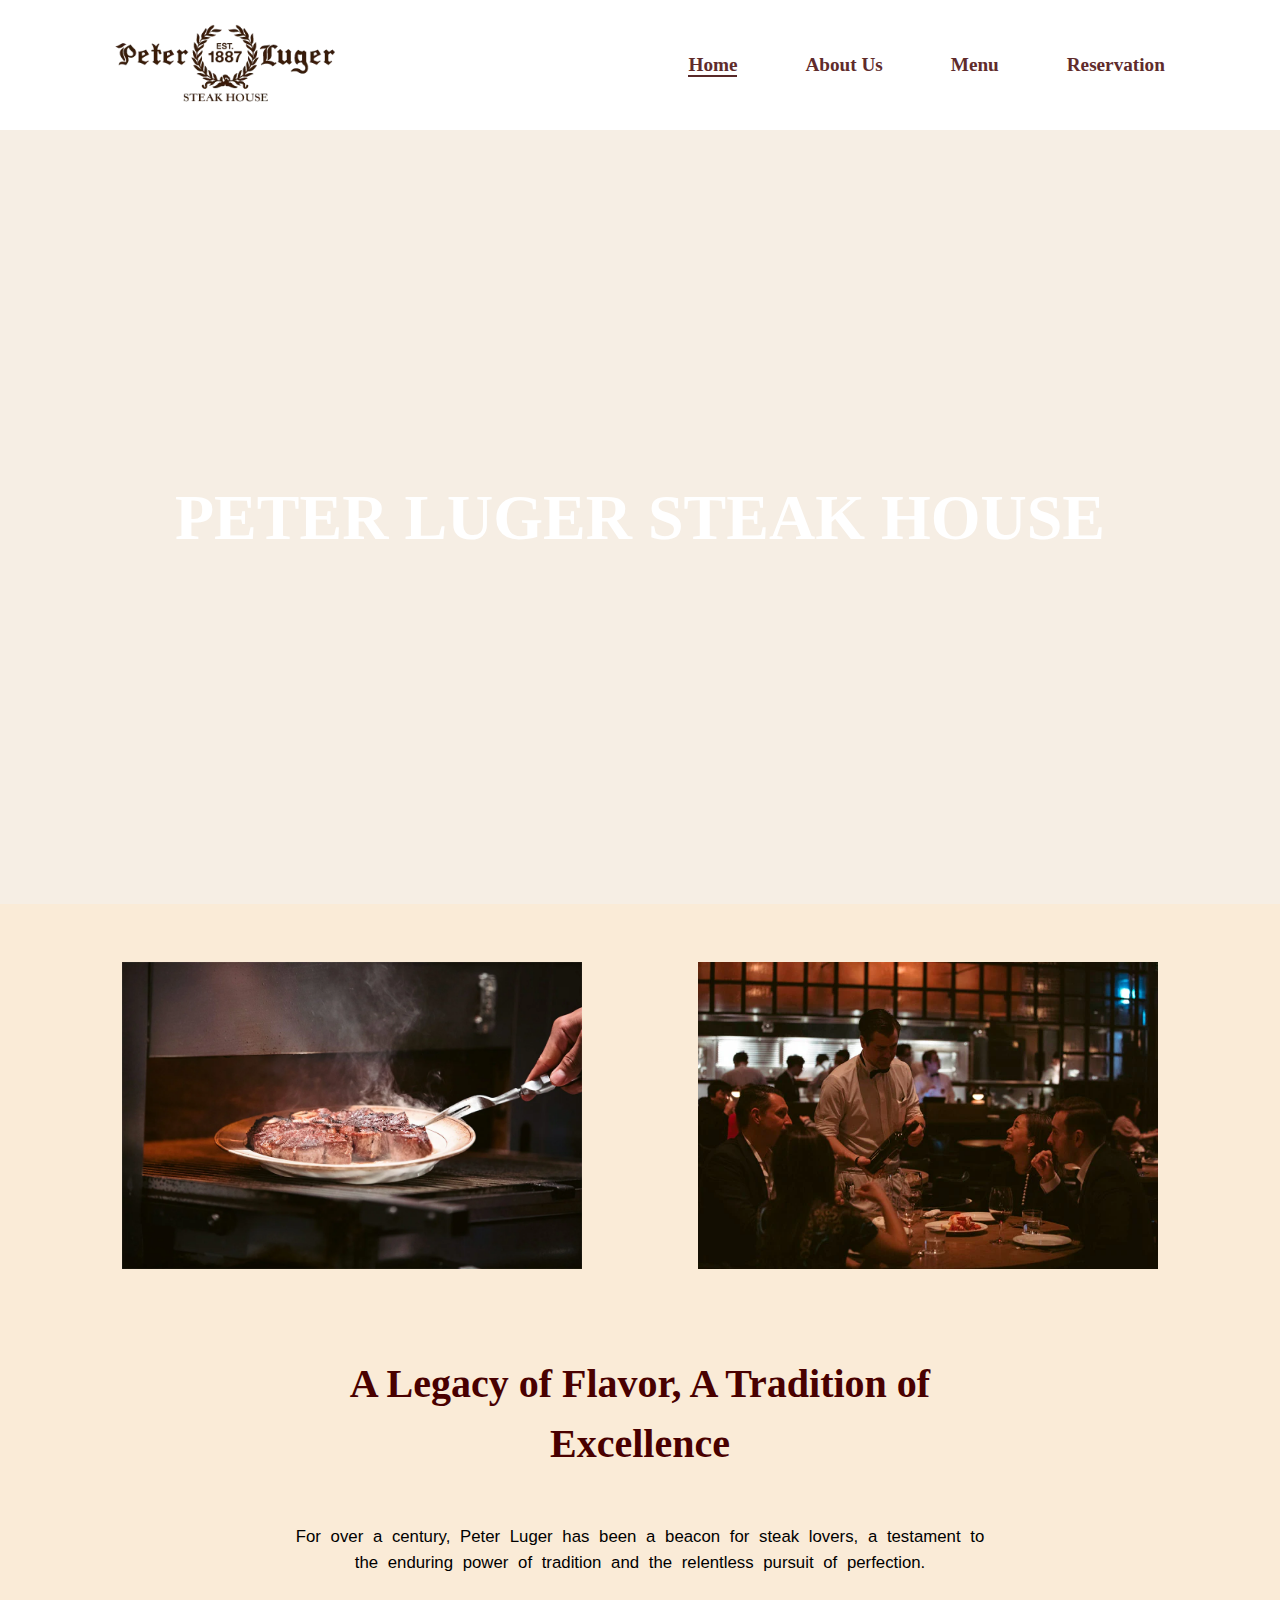
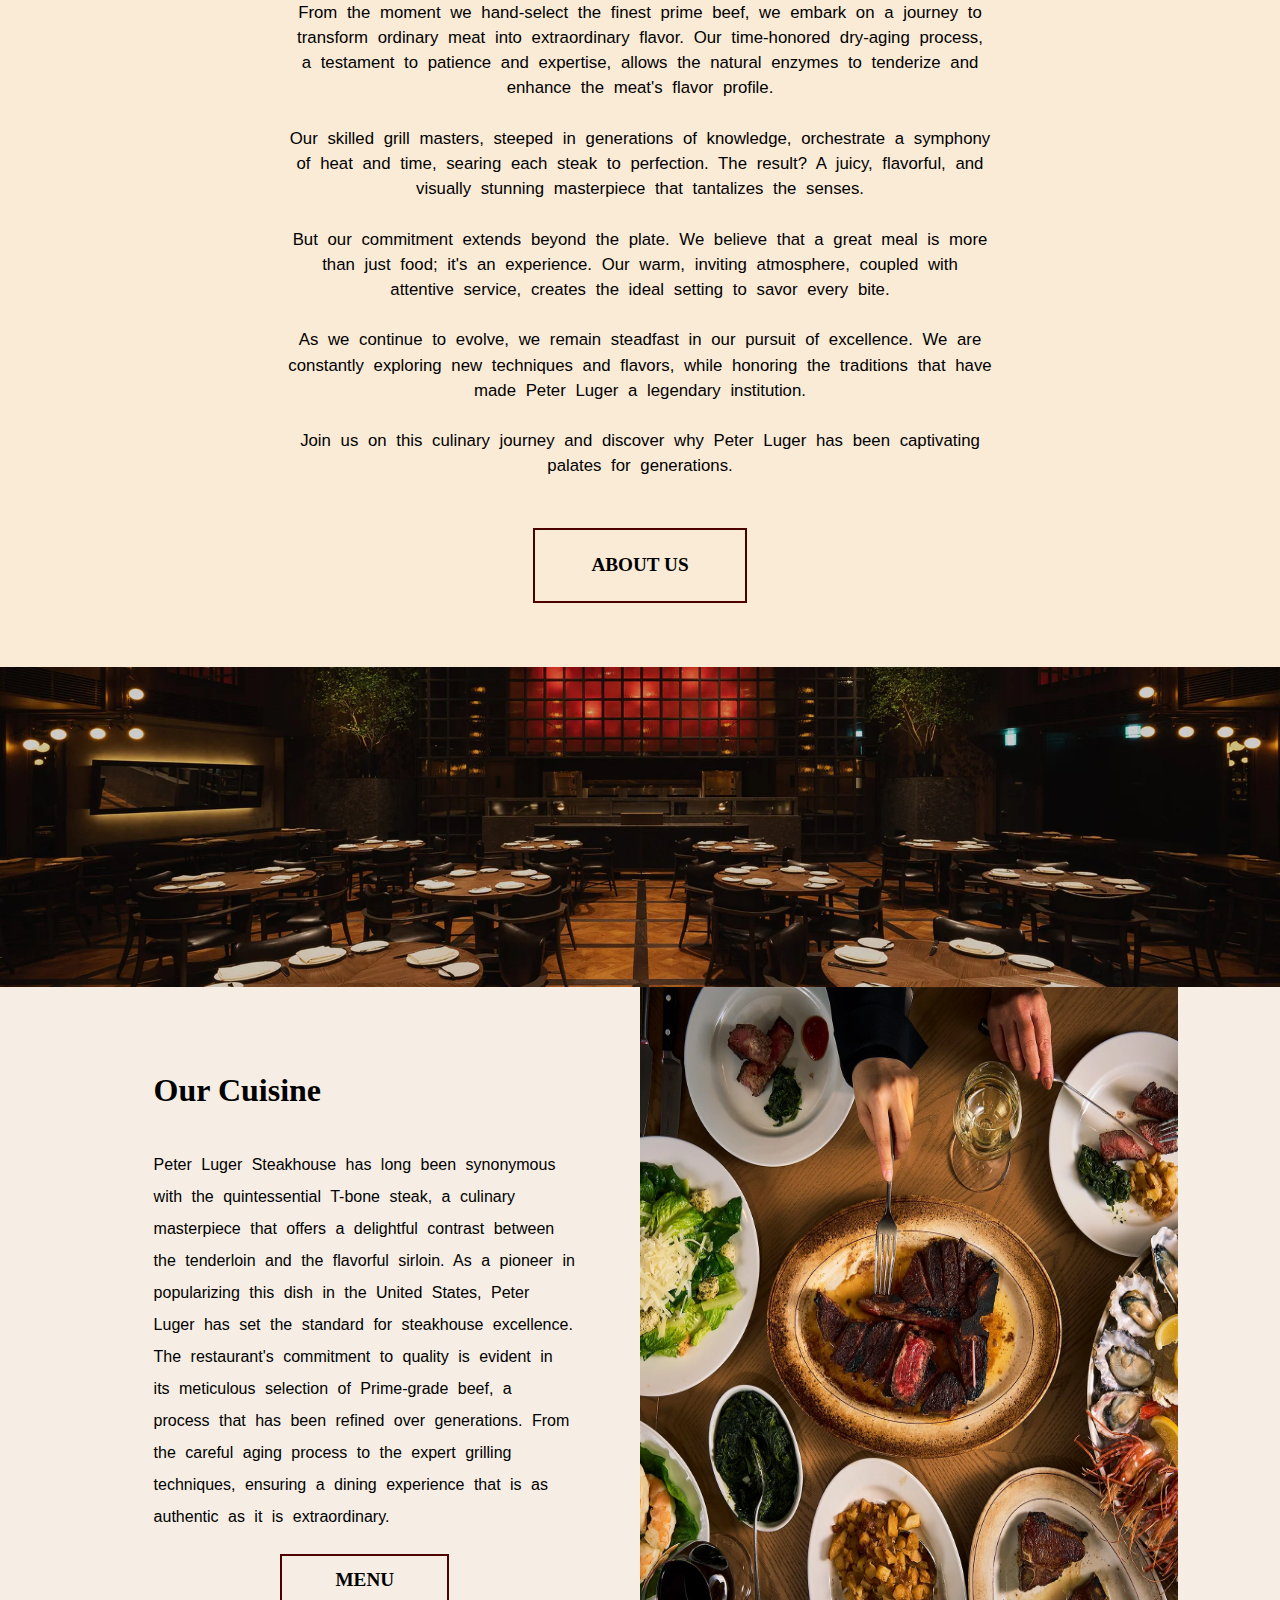
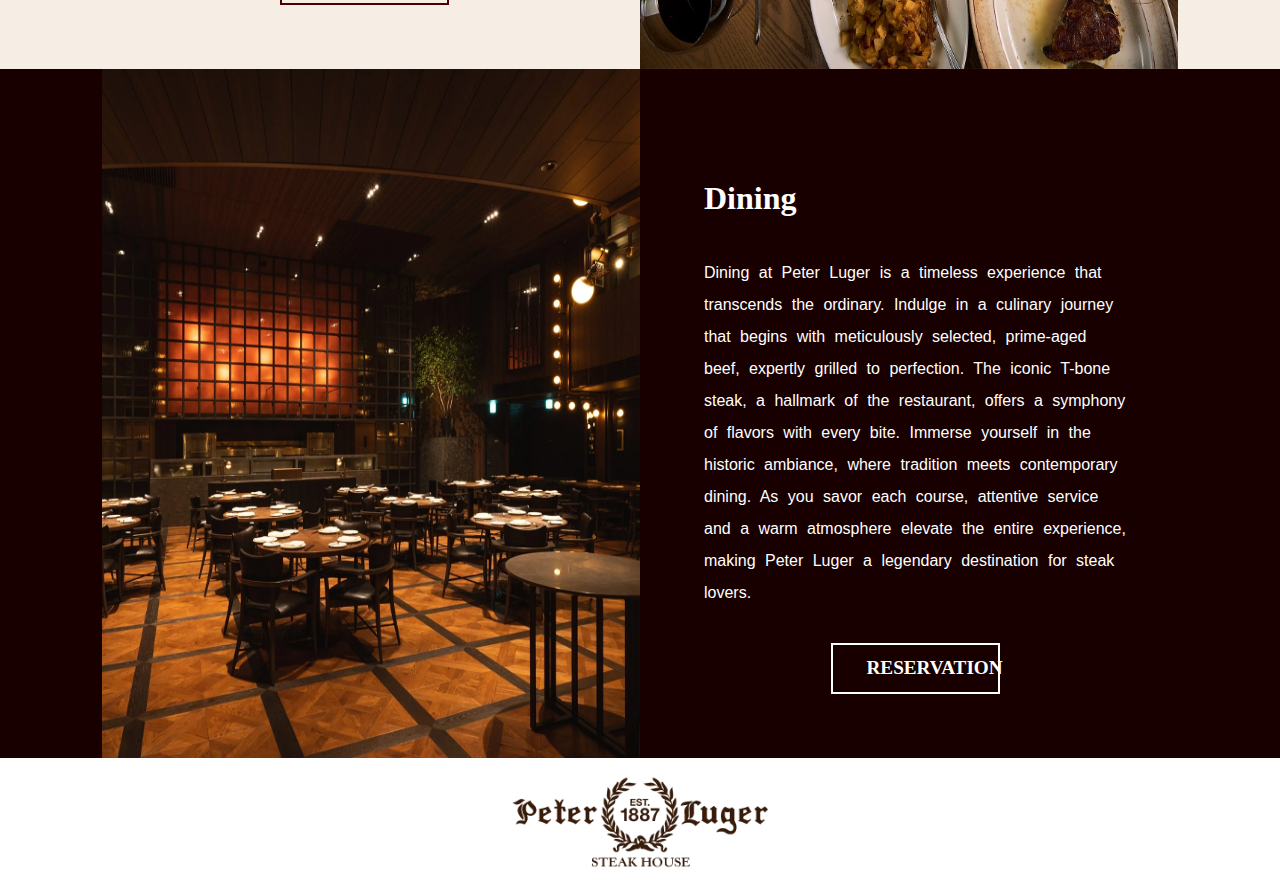
<file: index.html>
<!DOCTYPE html>
<html lang="en">
<head>
    <meta charset="UTF-8">
    <meta name="viewport" content="width=device-width, initial-scale=1.0">
    <title>Steak house</title> 
    <link rel="icon" type="image/png" href="Images/logo.webp">
    <link href="style.css" rel="stylesheet">
    <link href="normalize.css" rel="stylesheet" >
    <link href='https://unpkg.com/boxicons@2.1.4/css/boxicons.min.css' rel='stylesheet'>

    <style>
        #image-change{
            height: 86vh; /* Full viewport height */
            display: flex;
            justify-content: center;
            align-items: center;
            text-align: center;
            animation: backgroundChange 15s infinite; /* 15s cycle, loops forever */
            background-size: 100%;
            background-position: center;
            font-size: 2rem;
            font-family:'Times New Roman', Times, serif;
            color:white;
            
        }

        @keyframes backgroundChange {
            0% { background-image: url('Images/Food-Spread-Blossom-Steakhouse.webp'); }
            33% { background-image: url('Images/home-hero-vince-lombardis-steakhouse-appleton-wi.jpg'); }
            66% { background-image: url('Images/Mastros1.jpg') ; }
            100% { background-image: url('Images/BG_Platters.jpg'); } 
        }

        #aboutus-content {
            background-color: antiquewhite;
            height: auto; /* Adjust height dynamically */
            display: flex;
            flex-direction: column;
            align-items: center; /* Vertically align items */
            
        }
    
        .image-section {
            display: flex;
            flex-direction: row;
            margin:0% 5%;
            justify-content: center; /* Center images */
            
        }
    
        .image-section img {
            width: 40%;
            
            margin: 5%;
        }
    
        #introduction {
            
            color: #ffffff; /* Ensure text is readable against background */
            max-width: 55%; /* Limit text width */
            line-height: 1.5;
            margin-bottom: 5%;
            text-align: center;
            
        }
        #introduction h1{
            color: rgb(73, 0, 0);
            font-size: 2.5rem;
            font-family:Cambria, Cochin, Georgia, Times, 'Times New Roman', serif;

        }

        #introduction p{
            font-size: 1.05rem;
            color: black;
            font-family:'Segoe UI', Tahoma, Geneva, Verdana, sans-serif;
            margin-bottom: 7%;
            word-spacing: 5px;
            
        }

        #banner{
            width: 100%;
            height: 100%;
            
        }

        #menu-content div{
            display: flex;
            flex-direction: column;
            margin: 5%;
            margin-left: 12%;

            
        }

        #menu-content div p{
            line-height: 2;
            margin-bottom: 5%;
            word-spacing: 5px;
            font-family:'Segoe UI', Tahoma, Geneva, Verdana, sans-serif;
            
        }

        #menu-content div a{
            text-align:center;
            margin: 0% 30%;
            
        }

        #menu-content img{
           width: 42%;
           margin-right: 8%;
        }

        #dining-content{
            display: flex;
            justify-content: center;
            background-color:rgb(25, 0, 0)
            
        }

        #dining-content div{
            display: flex;
            flex-direction: column;
            margin: 5%;
            margin-top: 7%;
            margin-right: 12%;
        }

        #dining-content div p{
            line-height: 2;
            margin-bottom: 8%;
            color: #ffffff;
            word-spacing: 5px;
            font-family:'Segoe UI', Tahoma, Geneva, Verdana, sans-serif;
            
        }
        #dining-content div a{
            text-align:center;
            margin: 0% 30%;
            color: #ffffff;
            border: solid rgba(255, 255, 255, 0.947) 2px;
        }

        #dining-content div a{
            text-align:center;
            margin: 0% 30%;
            color: #ffffff;
            border: solid #ffffff 2px;
        }

        #dining-content img{
            width: 42%;
            margin-left: 8%;

        }

        #dining-content div a:hover{
            transition: 0.2s;
            /* background-color:rgba(155, 27, 27, 0.674); */
            background-color:antiquewhite ;
            color: rgba(25, 0, 0);
        }

        .buttom{
            display: inline-block;
            font-size: 1.2rem;
            color: black;
            font-weight: 800;
            border:solid rgba(77, 0, 0) 2px;
            padding: 3% 8%;
            font-family:'Times New Roman', Times, serif;
        }
        .buttom:hover{
            transition: 0.2s;
            background-color:rgba(60, 0, 0);
            color: white;
            
        }

        
        @media (max-width: 426px) {
            #image-change{
                height: 90vh;
                background-size:cover ;
                
            }
            #aboutus-content{
                flex-direction: column;
                padding: 0;
                gap: 0;
            }
            #introduction{
                max-width: 90%;
            }

            .image-section {
            display: flex;
            flex-direction: column;
            margin:0% 5%;
            justify-content: center; /* Center images */
            
            }

            .image-section img {
                width: 90%;
                margin: 5%;
            }

             #introduction h1{
            color: rgb(73, 0, 0);
            font-size: 1.8rem;
            font-family:Cambria, Cochin, Georgia, Times, 'Times New Roman', serif;

            }

            #introduction .buttom{
                margin:10% 0%;
                padding: 6% 15%;
            }

            #banner{
                width: 100%;
                height: 50vh;
                background-size: cover;
            }

            #menu-content{
                flex-direction: column;
            }

            #menu-content div{
            
                margin: 5%;
            }
            #menu-content div{
            
                text-align: justify;
            }
            
            #menu-content img{
                width: 100%;
                
             }
            
            #menu-content div .buttom{

                margin: 15% 18%;
                padding:5%;
            }
            #dining-content{
                display: flex;
                flex-direction: column-reverse;
            }

            #dining-content div{
           
                margin: 5%;
                margin-top: 7%;
            }

            #dining-content div p{
                text-align: justify;
            }

            #dining-content img{
                width: 100%;
                margin-left: 0;
            }

            #dining-content div .buttom{
                margin: 15% 18%;
                padding:5%;
                justify-content: center;
            }

        }
        
       
    </style>
</head>
<body>
    <header>
        
        <a href="index.html" id="logo">
            <img src="Images/logo.webp" height="110" class="logo">
        </a>

        <input type="checkbox" id="check">
        <label for="check" class = "icons">
            <i class='bx bx-menu' id="menu-icon"></i>
            <i class='bx bx-x' id="close-icon"></i>
        </label>

       <nav>
            <a href="index.html" class="active">Home</a>
            <a href="About_Us.html">About Us</a>
            <a href="Menu.html">Menu</a>
            <a href="Reservation.html">Reservation</a>
            
        </nav>

    </header>
    <main>
        <div id="image-change"><h1>PETER LUGER STEAK HOUSE </h1></div>
        <section id = "aboutus-content">
            <div class = "image-section">
                <img src="Images/about-1.webp" alt="image">
                <img src="Images/about-2.webp" alt="img" >
            </div>
            <div id="introduction">
                <h1>A Legacy of Flavor, A Tradition of Excellence</h1>
                <br>
                <p id ="introduction text">
                    For over a century, Peter Luger has been a beacon for steak lovers, a testament to the enduring power of tradition and the relentless pursuit of perfection. <br><br>
                                        
                    From the moment we hand-select the finest prime beef, we embark on a journey to transform ordinary meat into extraordinary flavor. Our time-honored dry-aging process, a testament to patience and expertise, allows the natural enzymes to tenderize and enhance the meat's flavor profile.<br><br>

                    Our skilled grill masters, steeped in generations of knowledge, orchestrate a symphony of heat and time, searing each steak to perfection. The result? A juicy, flavorful, and visually stunning masterpiece that tantalizes the senses.<br><br>

                    But our commitment extends beyond the plate. We believe that a great meal is more than just food; it's an experience. Our warm, inviting atmosphere, coupled with attentive service, creates the ideal setting to savor every bite.<br><br>

                    As we continue to evolve, we remain steadfast in our pursuit of excellence. We are constantly exploring new techniques and flavors, while honoring the traditions that have made Peter Luger a legendary institution.<br><br>

                    Join us on this culinary journey and discover why Peter Luger has been captivating palates for generations.

                </p>
                <a href="About_Us.html" class="buttom">ABOUT US</a>
            </div>
            <img id = "banner" src="Images/banner-1.webp" alt="banner">
        </section>
        
        <section id="menu-content" style="display: flex;">
            <div >
                <h1 style="font-family:'Times New Roman', Times, serif;">Our Cuisine</h1><br>
                <p>
                    Peter Luger Steakhouse has long been synonymous with the quintessential T-bone steak, a culinary masterpiece that offers a delightful contrast between the tenderloin and the flavorful sirloin. As a pioneer in popularizing this dish in the United States, Peter Luger has set the standard for steakhouse excellence.

                    The restaurant's commitment to quality is evident in its meticulous selection of Prime-grade beef, a process that has been refined over generations. From the careful aging process to the expert grilling techniques, ensuring a dining experience that is as authentic as it is extraordinary.
                </p>
                <a href="Menu.html" class="buttom">MENU</a>
            </div>
            <img src="Images/our-cuisine.webp" alt="">
        </section>

        <section id="dining-content">
            <img src="Images/Dining.webp" alt="">
            <div>
                <h1 style="color: #ffffff; font-family:'Times New Roman', Times, serif;" >Dining</h1><br>
                <p>
                    Dining at Peter Luger is a timeless experience that transcends the ordinary. Indulge in a culinary journey that begins with meticulously selected, prime-aged beef, expertly grilled to perfection. The iconic T-bone steak, a hallmark of the restaurant, offers a symphony of flavors with every bite. Immerse yourself in the historic ambiance, where tradition meets contemporary dining. As you savor each course, attentive service and a warm atmosphere elevate the entire experience, making Peter Luger a legendary destination for steak lovers.
                </p>
                <a href="Reservation.html" class="buttom">RESERVATION</a>

            </div>
        </section>
    </main>
    <footer>
        
        <img src="Images/logo.webp" alt="logo" id="footer-logo">

    </footer>
    
</body>
</html>
</file>
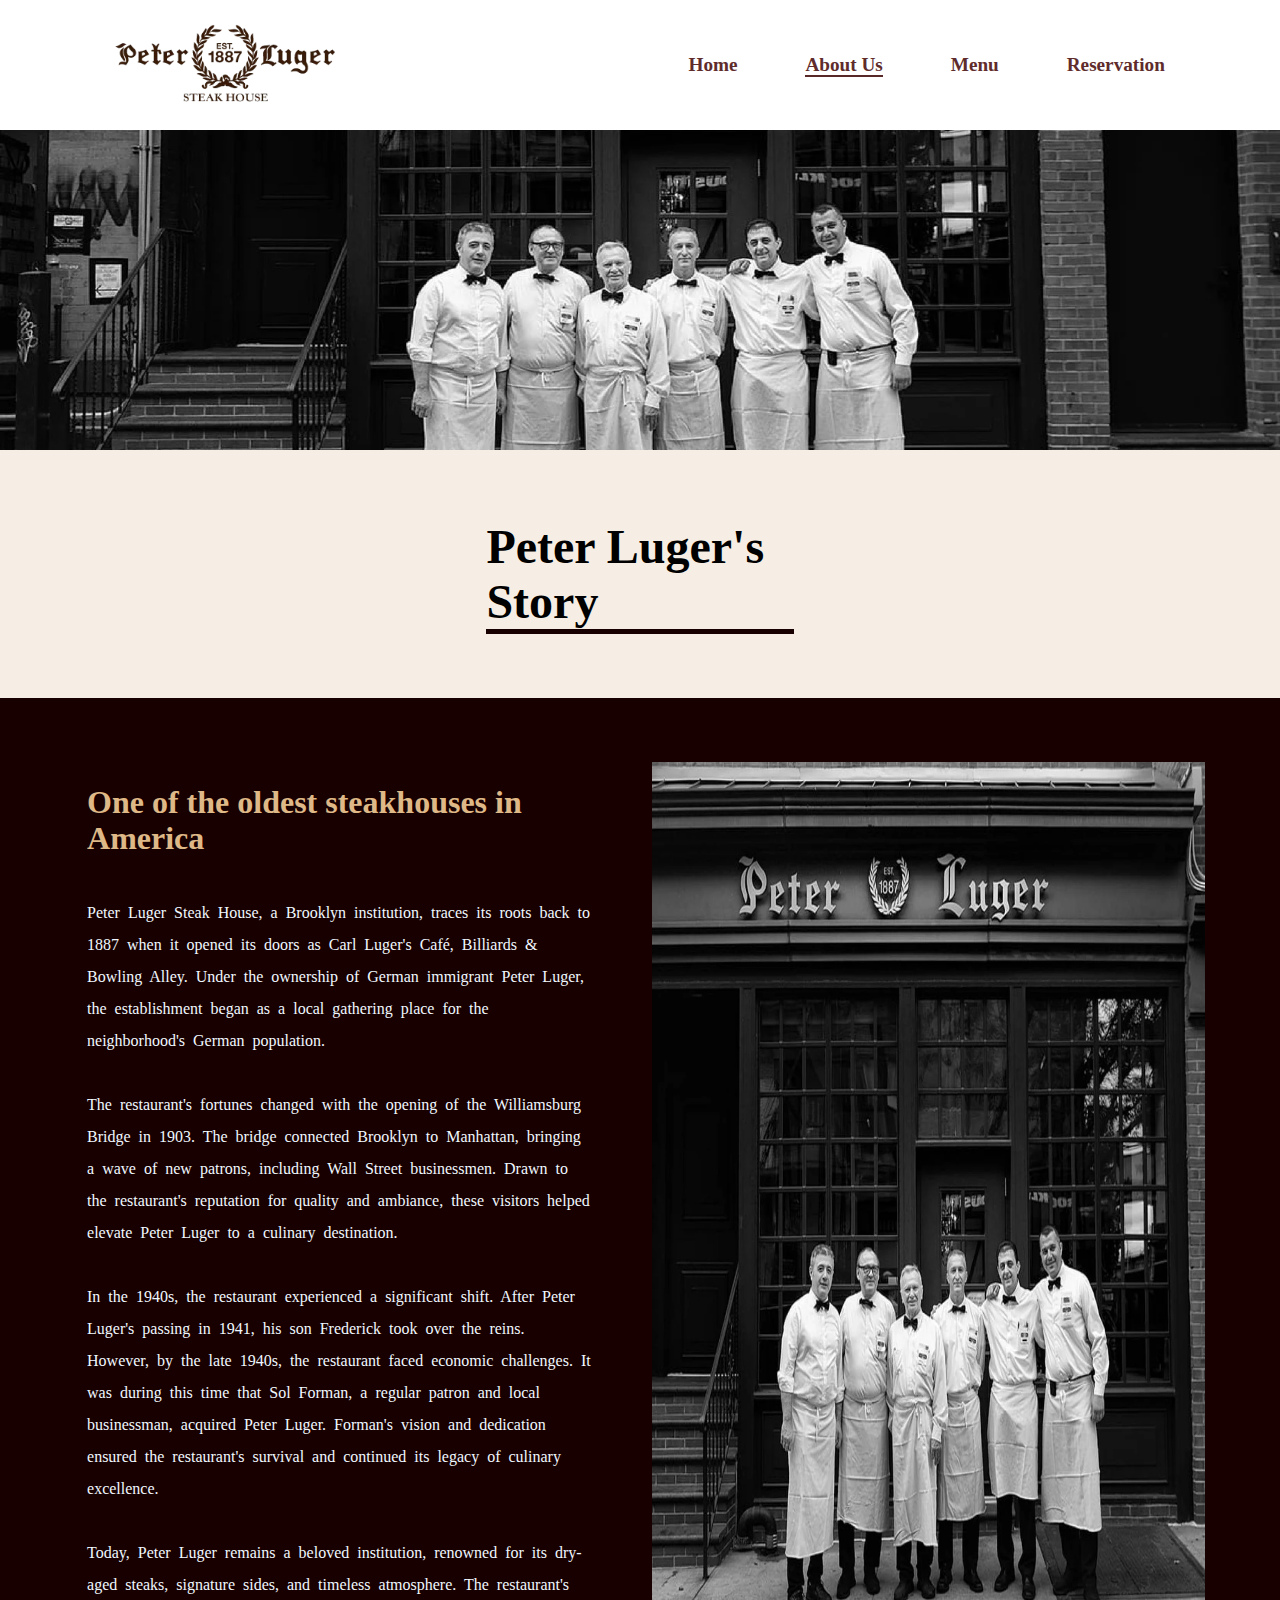
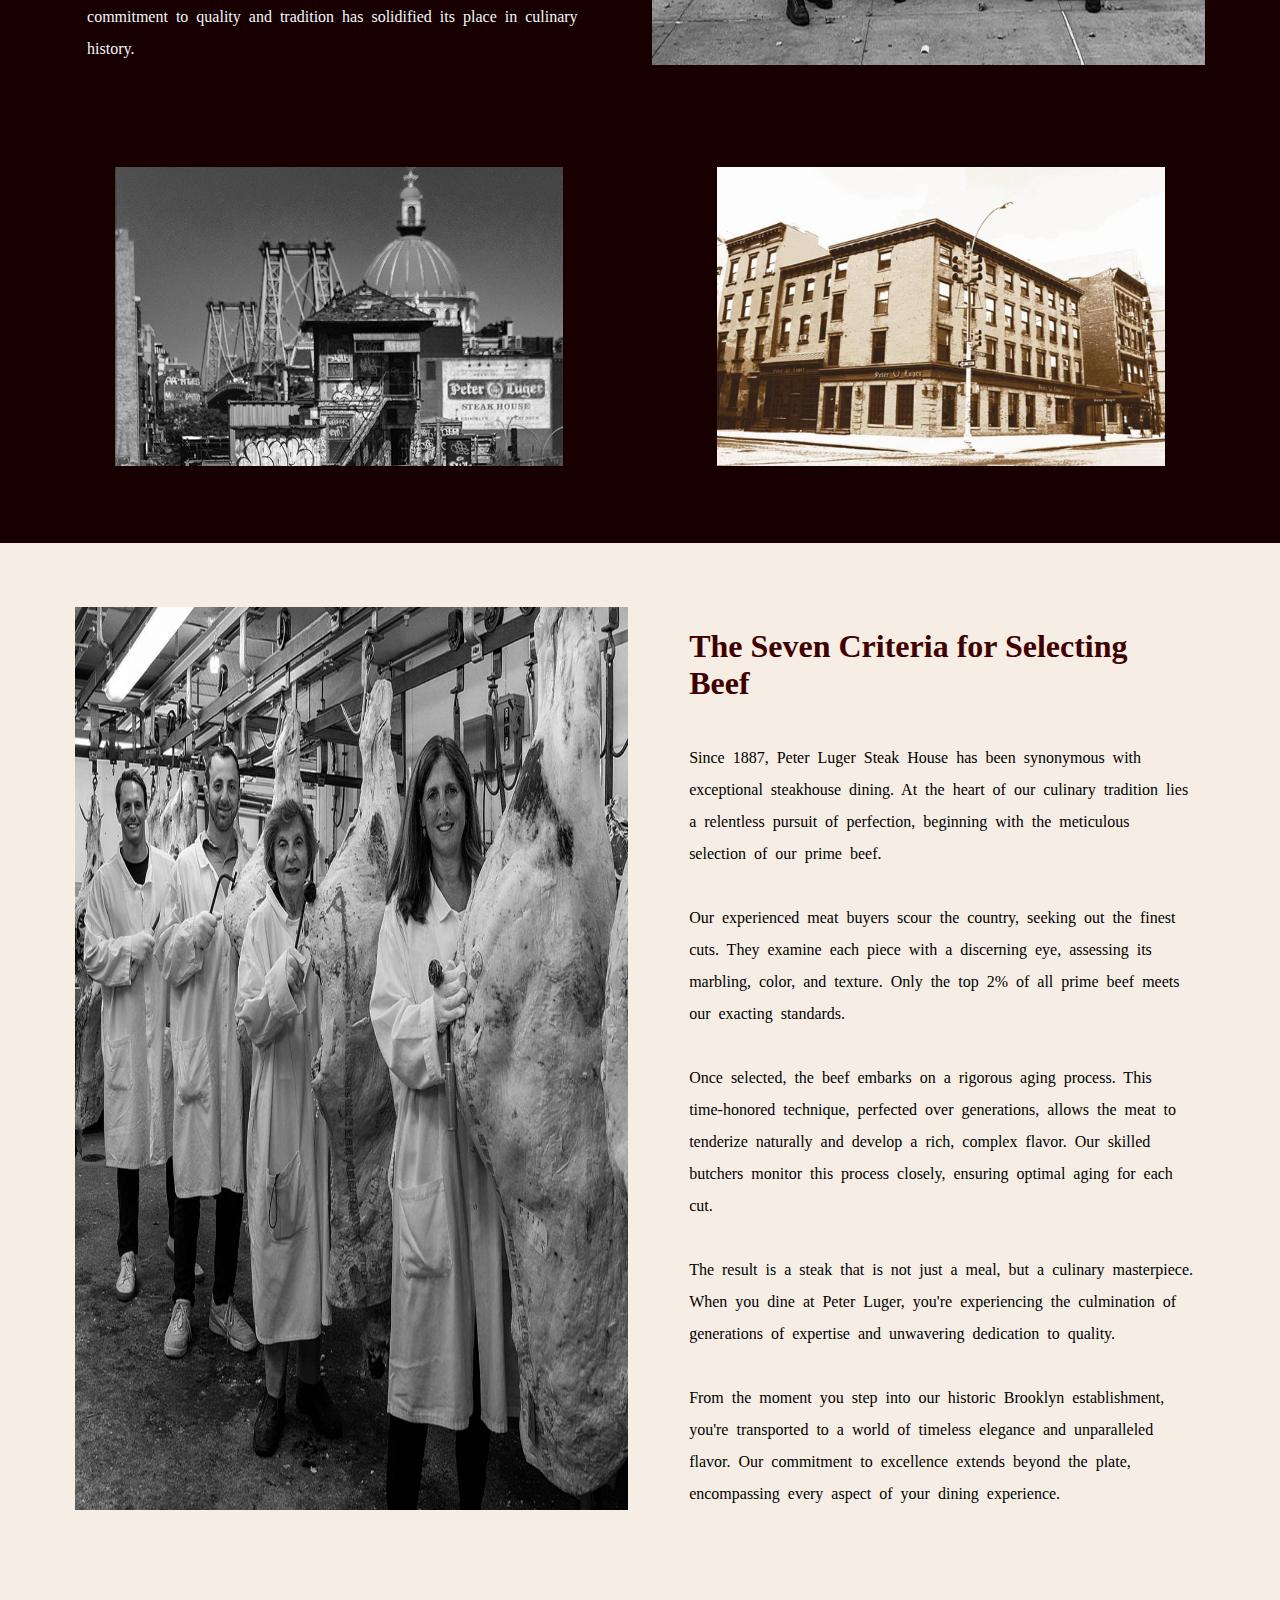
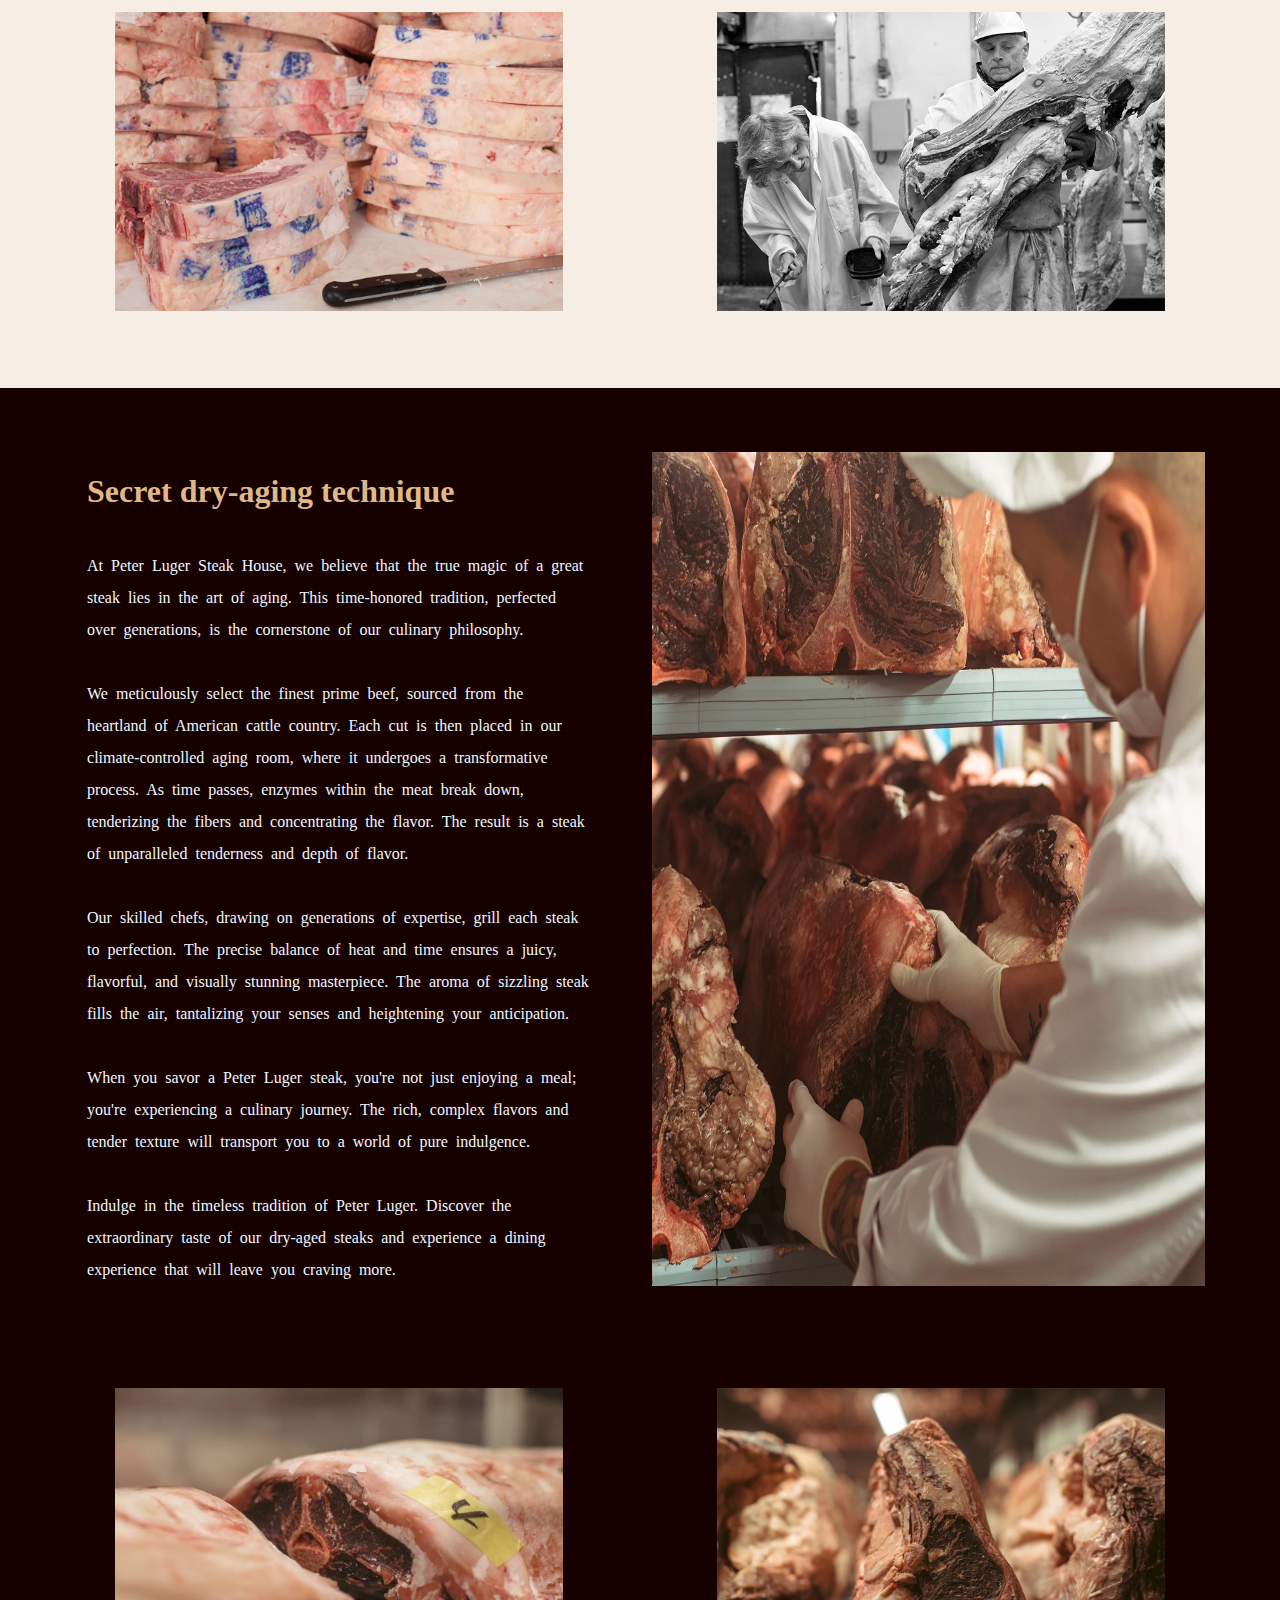
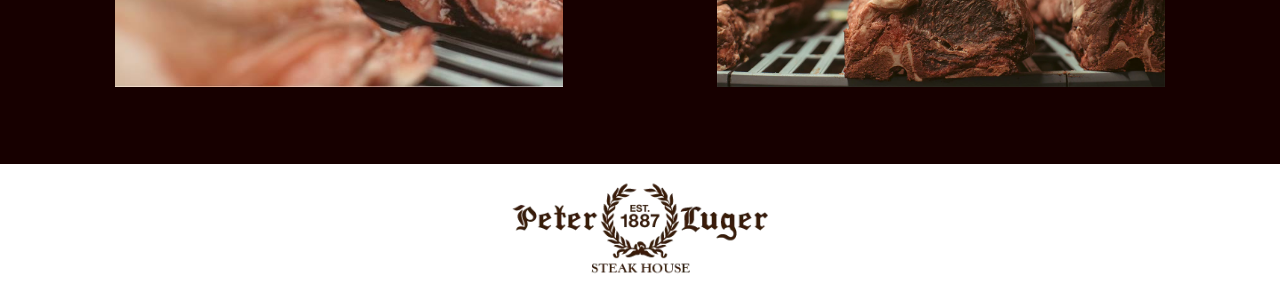
<file: About_Us.html>
<!DOCTYPE html>
<html lang="en">
<head>
    <meta charset="UTF-8">
    <meta name="viewport" content="width=device-width, initial-scale=1.0">
    <title>Steak house</title> 
    <link rel="icon" type="image/png" href="Images/logo.webp">
    <link href="style.css" rel="stylesheet">
    <link href="normalize.css" rel="stylesheet" >
    <link href='https://unpkg.com/boxicons@2.1.4/css/boxicons.min.css' rel='stylesheet'>

    <style>

        

  
        #title{
        font-size: 3rem;
        display: flex;
        justify-content: center;
        font-family:'Times New Roman', Times, serif;
        margin: 5% 38% ;
        padding: 0%;
        border-bottom: solid rgb(25, 0, 0) 5px;
        

        }
      .background{
        height: auto; /* Adjust height dynamically */
        display: flex;
        flex-direction: column; 
        align-items: center; /* Vertically align items */
        
        }
        .history-box{
            
            display: flex;
            flex-direction: row;
            margin: 2%;
            margin-top: 5%;
        }
        
        .history-box-text{
            margin: 0% 5%;
        }
        .history-box-text h1{
            font-size: 2rem;
        }
        .history-box-text p{
            font-size: 100%;
            line-height: 2;
            word-spacing: 4px;
            
        }
        .history-box img{
            width: 45%;
        }
        .history-box2{
            display: flex;
            justify-content: center;
        }

        .history-box2 img{
            width: 35%;
            margin:6%
    
        }

        #section2-img{
            margin-left: 4%;
        }

    @media (max-width: 426px) {

        #head-img{
            width: 100%; /* Set the desired width of the container */
            height: 50vh; /* Set the desired height of the container */
            overflow: hidden; /* Hide the overflow of the image */
            position: relative; /* Ensure the image stays within the container */
        }

        #head-img img{
            width: 100%;
            height: 100%; /* Scale the image to fit the height of the container */
            object-fit: cover; /* Ensures the image fills the container without distortion */
            object-position: center; /* Centers the image to show the middle portion */
        }

        #title{
            font-size: 2rem;
            font-family:'Times New Roman', Times, serif;
            font-weight:100 ;
            margin: 28% 0%;
            border: none;
        }
        .history-box{
            display: flex;
            flex-direction: column;
            margin: 0;
            margin-top: 8%;
        }

        .history-box-text h1{
            font-size: 1.5rem;
        }

        .history-box-text p{
            font-size: 1rem;
            line-height: 2;
            text-align: justify;
            margin-bottom: 8%;
        }

        .history-box img{
            width: 100%;
            margin-right: 0;
            margin-left: 0;
        }

        .history-box2{
            display: flex;
            flex-direction: column;
            justify-content: center;
        }

        .history-box2 img{
            width: 90%;
            margin:6%
    
        }

        #section2-box1{
            flex-direction: column-reverse;
        }

        #section2-img{
            margin-left: 0;
        }

    }
    



    </style>
</head>
<body>
    <header>
        <a href="index.html" id="logo">
            <img src="Images/logo.webp" height="110" class="logo">
        </a>

        <input type="checkbox" id="check">
        <label for="check" class = "icons">
            <i class='bx bx-menu' id="menu-icon"></i>
            <i class='bx bx-x' id="close-icon"></i>
        </label>

       <nav>
            <a href="index.html">Home</a>
            <a href="About_Us.html" class="active">About Us</a>
            <a href="Menu.html">Menu</a>
            <a href="Reservation.html">Reservation</a>
        </nav>
        

    </header>
    <main>
        <div id = "head-img">
            <img style="width: 100%;" src="Images/about-us-head.webp" alt="img">
        </div>
        
        <h1 id = "title">Peter Luger's Story</h1>
        <section class = "background" style=" background-color: rgb(25, 0, 0);">
            
            <div class = "history-box">
                <div class="history-box-text">
                    <h1 style="color: burlywood;">One of the oldest steakhouses in America</h1><br>
                    <p style="color: aliceblue;">
                        Peter Luger Steak House, a Brooklyn institution, traces its roots back to 1887 when it opened its doors as Carl Luger's Café, Billiards & Bowling Alley. Under the ownership of German immigrant Peter Luger, the establishment began as a local gathering place for the neighborhood's German population.<br><br>

                        The restaurant's fortunes changed with the opening of the Williamsburg Bridge in 1903. The bridge connected Brooklyn to Manhattan, bringing a wave of new patrons, including Wall Street businessmen. Drawn to the restaurant's reputation for quality and ambiance, these visitors helped elevate Peter Luger to a culinary destination.<br><br>
                        
                        In the 1940s, the restaurant experienced a significant shift. After Peter Luger's passing in 1941, his son Frederick took over the reins. However, by the late 1940s, the restaurant faced economic challenges. It was during this time that Sol Forman, a regular patron and local businessman, acquired Peter Luger. Forman's vision and dedication ensured the restaurant's survival and continued its legacy of culinary excellence. <br><br>
                        
                        Today, Peter Luger remains a beloved institution, renowned for its dry-aged steaks, signature sides, and timeless atmosphere. The restaurant's commitment to quality and tradition has solidified its place in culinary history.
                    </p>
                </div>
                <img src="Images/restaurant_old_photo.webp" alt="img" style="margin-right: 4%;">
            </div>
            <div class = "history-box2">
                <img src="Images/story-1-2.jpg" alt="">
                <img src="Images/story-1-2.webp" alt="">
            </div>
        </section>

        <section class="background">
            <div id="section2-box1" class = "history-box">
                <img src="Images/story-2-1.jpg" alt="img" id ="section2-img">
                <div class="history-box-text">
                    <h1 style="color: rgb(64, 0, 0)">The Seven Criteria for Selecting Beef</h1><br>
                    <p>
                        Since 1887, Peter Luger Steak House has been synonymous with exceptional steakhouse dining. At the heart of our culinary tradition lies a relentless pursuit of perfection, beginning with the meticulous selection of our prime beef.<br><br>

                        Our experienced meat buyers scour the country, seeking out the finest cuts. They examine each piece with a discerning eye, assessing its marbling, color, and texture. Only the top 2% of all prime beef meets our exacting standards.<br><br>

                        Once selected, the beef embarks on a rigorous aging process. This time-honored technique, perfected over generations, allows the meat to tenderize naturally and develop a rich, complex flavor. Our skilled butchers monitor this process closely, ensuring optimal aging for each cut.<br><br>

                        The result is a steak that is not just a meal, but a culinary masterpiece. When you dine at Peter Luger, you're experiencing the culmination of generations of expertise and unwavering dedication to quality.<br><br>

                        From the moment you step into our historic Brooklyn establishment, you're transported to a world of timeless elegance and unparalleled flavor. Our commitment to excellence extends beyond the plate, encompassing every aspect of your dining experience.
                    </p>

                </div>
            </div>
            <div class = "history-box2">
                <img src="Images/story-2-2.webp" alt="img">
                <img src="Images/story-2-3.jpg" alt="img">
            </div>
        </section>
       

        <section class = "background" style=" background-color: rgb(23, 0, 0);">

            <div class = "history-box">
                <div class="history-box-text">
                    <h1 style="color: burlywood;">Secret dry-aging technique</h1><br>
                    <p style="color: aliceblue;">
                        At Peter Luger Steak House, we believe that the true magic of a great steak lies in the art of aging. This time-honored tradition, perfected over generations, is the cornerstone of our culinary philosophy.<br><br>

                        We meticulously select the finest prime beef, sourced from the heartland of American cattle country. Each cut is then placed in our climate-controlled aging room, where it undergoes a transformative process. As time passes, enzymes within the meat break down, tenderizing the fibers and concentrating the flavor. The result is a steak of unparalleled tenderness and depth of flavor.<br><br>
                        
                        Our skilled chefs, drawing on generations of expertise, grill each steak to perfection. The precise balance of heat and time ensures a juicy, flavorful, and visually stunning masterpiece. The aroma of sizzling steak fills the air, tantalizing your senses and heightening your anticipation.<br><br>
                        
                        When you savor a Peter Luger steak, you're not just enjoying a meal; you're experiencing a culinary journey. The rich, complex flavors and tender texture will transport you to a world of pure indulgence.<br><br>
                        
                        Indulge in the timeless tradition of Peter Luger. Discover the extraordinary taste of our dry-aged steaks and experience a dining experience that will leave you craving more.

                    </p>

                </div>
                <img src="Images/story-3-1.webp" alt="img" style="margin-right: 4%;">


            </div>
            <div class="history-box2">
                <img src="Images/story-3-2.jpg" alt="img">
                <img src="Images/story-3-3.webp" alt="img">

            </div>

        </section>


    </main>
    
    <footer>
        <img src="Images/logo.webp" alt="logo" id="footer-logo">
    </footer>
    
</body>
</html>
</file>
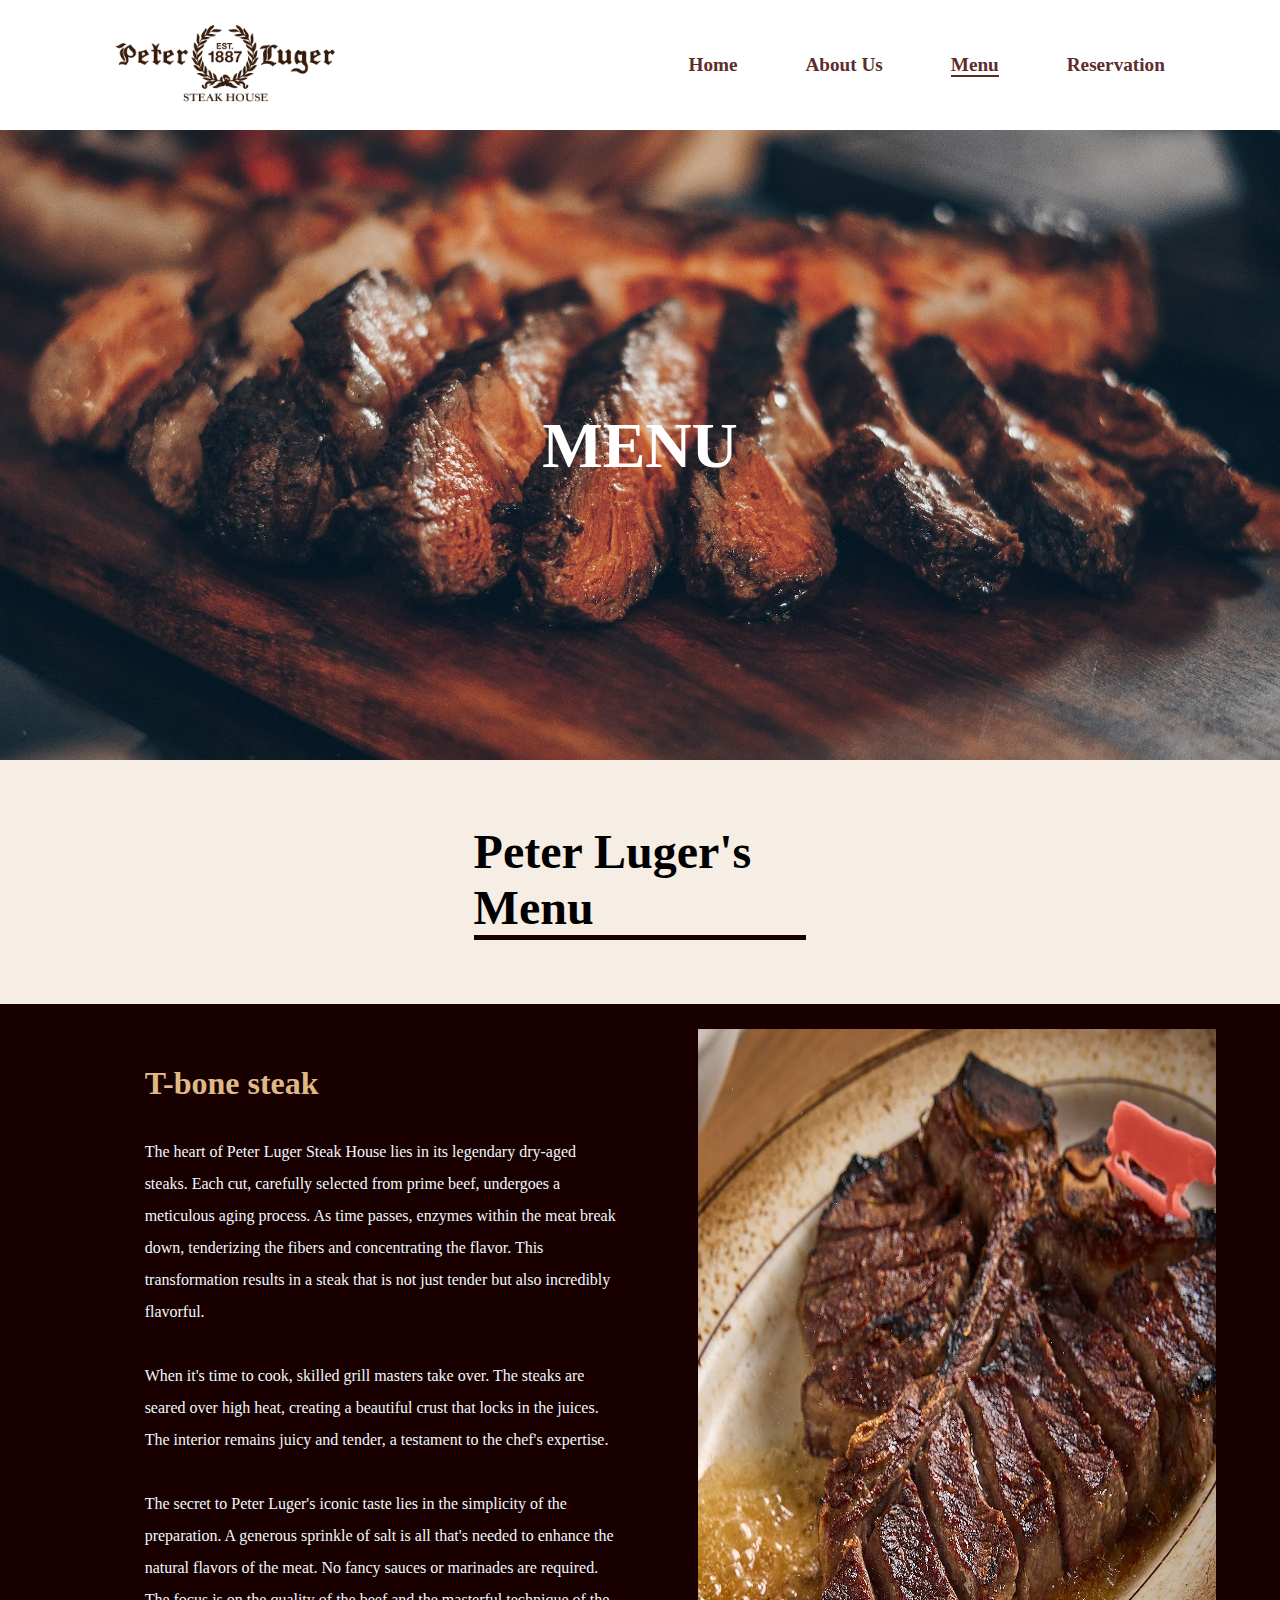
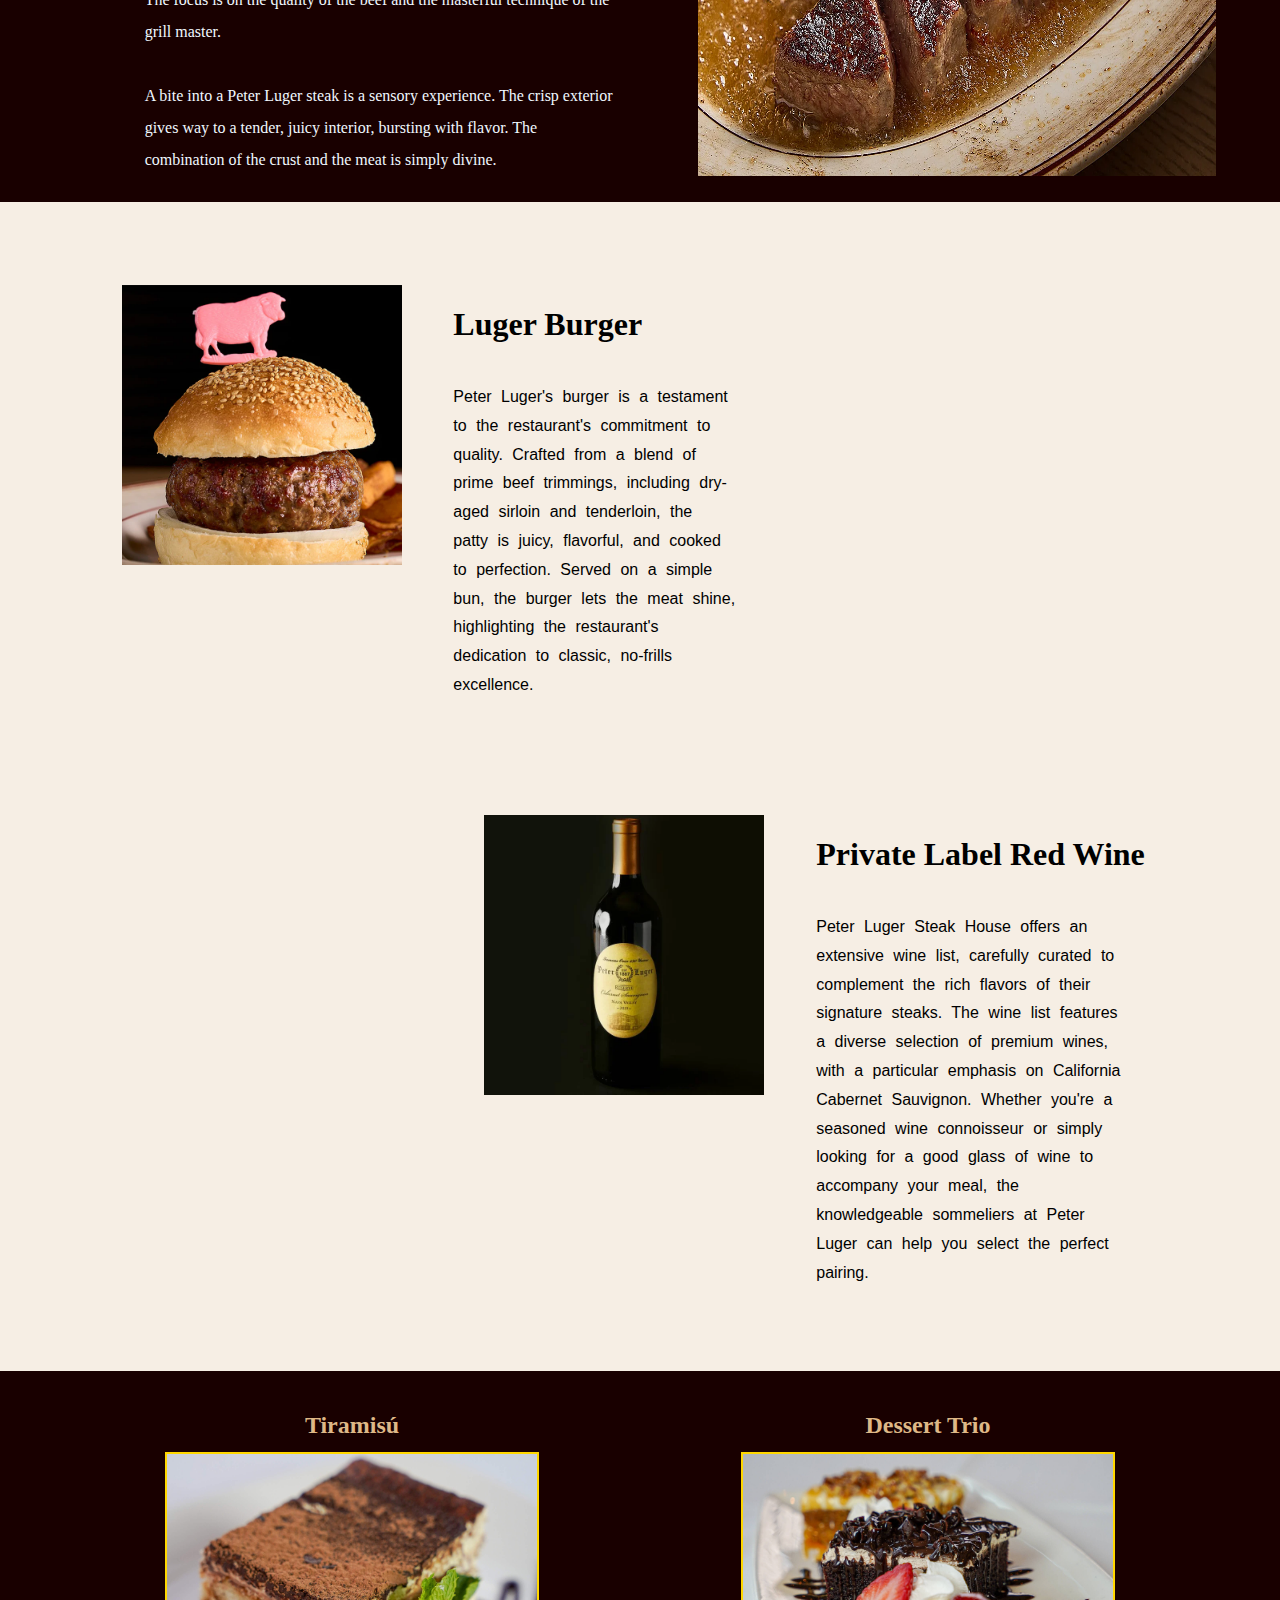
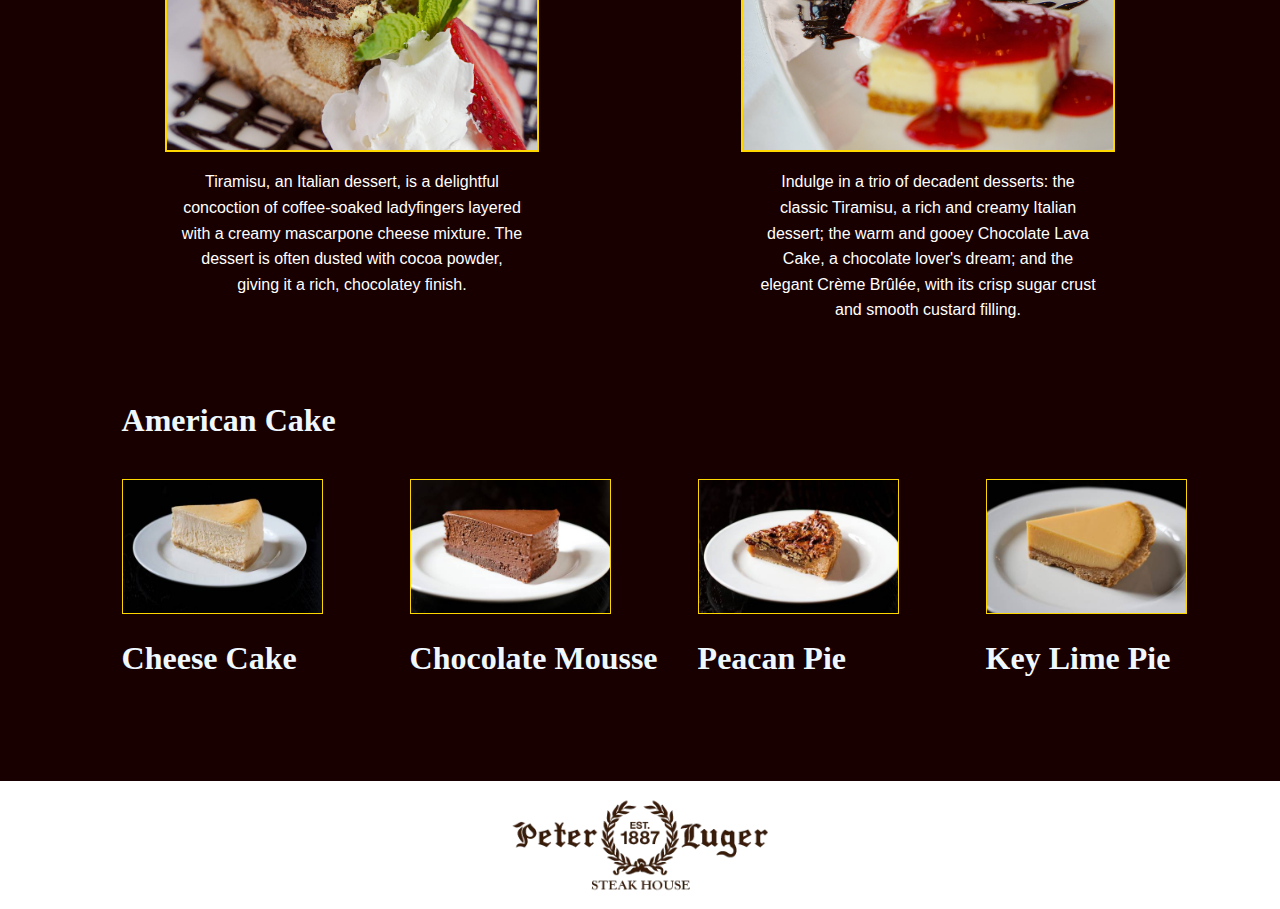
<file: Menu.html>
<!DOCTYPE html>
<html lang="en">
<head>
    <meta charset="UTF-8">
    <meta name="viewport" content="width=device-width, initial-scale=1.0">
    <title>Steak house</title> 
    <link rel="icon" type="image/png" href="Images/logo.webp">
    <link href="style.css" rel="stylesheet">
    <link href="normalize.css" rel="stylesheet" >
    <link href='https://unpkg.com/boxicons@2.1.4/css/boxicons.min.css' rel='stylesheet'>

    <style>

        #menu-top{
            background-image: url(Images/menu-background.jpg);
            height: 70vh; /* Full viewport height */
            display: flex;
            justify-content: center;
            align-items: center;
            text-align: center;
            background-size: 100%;
            background-position: center;
            font-size: 2rem;
            font-family:'Times New Roman', Times, serif;
            color:rgb(255, 255, 255);
        }

        #title{
        font-size: 3rem;
        display: flex;
        justify-content: center;
        font-family:'Times New Roman', Times, serif;
        margin: 5% 37% ;
        padding: 0%;
        border-bottom: solid rgb(25, 0, 0) 5px;
        
        

      }

      #menu-section1{
        background-color: rgb(25, 0, 0);
        padding: 2% 5%;
        display: flex;
        flex-direction: row;
      }
      #menu-section1 img{
        width: 45%;
      }
      #menu-section1 div{
        padding:0% 7%;
        line-height: 2;
        
      }
      #menu-section2{
        padding: 2% 5%;
        display: flex;
        flex-direction: column;
      }
      .menu-section2-boxes{
        display: flex;
        margin: 5%;
      }

      #section2-box2 img {
        margin-left: 35%;
      }
      #section2-box2 p{
        margin-right: 10%;
      }

      .menu-section2-boxes img{
        width: 27%;
        height: fit-content;
      }
      .section2-text{
          margin-left: 5%; 
            
      }
      .section2-text p{
        font-family:Verdana, Geneva, Tahoma, sans-serif;
        margin-right: 60%;
        word-spacing: 5px;
        line-height: 1.8;
      }
      #menu-section3{
        padding: 2% 5%;
        display: flex;
        flex-direction: column;
        background-color: rgb(25, 0, 0);
      }
      #section3-big{
        display: flex;
        flex-direction: row;
      }
      .section3-big-boxes{
        display: flex;
        flex-direction: column;
        align-items: center; /* Centers content in the column */
        text-align: center; /* Centers text inside each box */
      }
      .section3-big-boxes img{
        width: 65%;
        border: solid gold 2px;
      }
      .section3-big-boxes h1 {
        font-size: 1.5rem;
        margin-bottom: 0.5em;
        color:burlywood;
      }

      .section3-big-boxes p{
        color: white;
        line-height: 1.6;
        margin-top: 3%;
        width: 60%;
        font-family:'Segoe UI', Tahoma, Geneva, Verdana, sans-serif;
      }
      #section3-small{
        display: flex;
        flex-direction: column;
        justify-content: center;
        width: 100%;

        margin: 5%;

        
      }
      #section3-list{
        display: flex;
        flex-direction: row;
        
      }
      #section3-list li{
        list-style: none;
      }
      #section3-list li h1{
        color: aliceblue;
      
      }
      #section3-list li img{
        width: 70%;
        border: solid gold 1px;
      }
      

      @media (max-width: 426px) {

        #menu-top{
          background-size: cover;
          height: 90vh;
        }

        #title{

          font-size: 2rem;
          margin: 25% 0%;
          border: none;
        }
        /* Responsive design for section 1 */
        #menu-section1{
          flex-direction: column;
          padding:0;
        }

        #menu-section1 div{
          margin:10% 0%;
          text-align: justify;
        }

        #menu-section1 img{
          width: 100%;
          height: 100%;
          padding: 0;
          margin: 0;
        }

        /* Responsive design for section 2 */
        #menu-section2{
        padding: 2% 2%;
        
        }

        .menu-section2-boxes{
          flex-direction: column-reverse;
        }

        .menu-section2-boxes img{
          width: 100%;
          margin:8% 0%;
        
        }

        .section2-text{
            margin-left: 0; 
            text-align: justify;
            
        }

        .section2-text p{
          margin-right: 0;
         
        }

        #section2-box2 img {
          margin-left: 0%;
        }
        #section2-box2 p{
          margin-right: 0%;
        }

        /* Responsive design for section 3 */


        #menu-section3{
          
        }
        #section3-big{
        
          flex-direction: column;
        }

        .section3-big-boxes{
          margin: 8% 0%;
        }

        .section3-big-boxes img{
            width:85%;
       
        }

        .section3-big-boxes h1 {
        font-size: 2rem;
        }

        .section3-big-boxes p {
          width: 85%;
          
        }

        #section3-list{
          flex-direction: row;
          flex-wrap:wrap;
         

        }

        #section3-list li{
           
          width: 50%;
          margin: 5% 0%;
        }
        #section3-list li img{
          width: 80%;
        
        }

        #section3-list li h1{
          
          font-size: 1rem;
      
        }

      }

    </style>
</head>
<body>
    <header>
        <a href="index.html" id="logo">
            <img src="Images/logo.webp" height="110" class="logo">
        </a>

        <input type="checkbox" id="check">
        <label for="check" class = "icons">
            <i class='bx bx-menu' id="menu-icon"></i>
            <i class='bx bx-x' id="close-icon"></i>
        </label>

       <nav>
            <a href="index.html">Home</a>
            <a href="About_Us.html">About Us</a>
            <a href="Menu.html" class="active">Menu</a>
            <a href="Reservation.html">Reservation</a>
        </nav>

    </header>
    <main>
        <div id="menu-top"><h1>MENU</h1></div>
        <h1 id = "title">Peter Luger's Menu</h1>
        <section id = "menu-section1">
            <div>
                <h1 style="color: burlywood; font-size: 2rem;">T-bone steak</h1>
                <p style="color: aliceblue;">
                  The heart of Peter Luger Steak House lies in its legendary dry-aged steaks. Each cut, carefully selected from prime beef, undergoes a meticulous aging process. As time passes, enzymes within the meat break down, tenderizing the fibers and concentrating the flavor. This transformation results in a steak that is not just tender but also incredibly flavorful.<br><br>

                  When it's time to cook, skilled grill masters take over. The steaks are seared over high heat, creating a beautiful crust that locks in the juices. The interior remains juicy and tender, a testament to the chef's expertise.<br><br>
                  
                  The secret to Peter Luger's iconic taste lies in the simplicity of the preparation. A generous sprinkle of salt is all that's needed to enhance the natural flavors of the meat. No fancy sauces or marinades are required. The focus is on the quality of the beef and the masterful technique of the grill master.<br><br>
                  
                  A bite into a Peter Luger steak is a sensory experience. The crisp exterior gives way to a tender, juicy interior, bursting with flavor. The combination of the crust and the meat is simply divine. 
                </p>

            </div>
            <img src="Images/T-bones.webp" alt="img">
        </section>

        <section id="menu-section2">
            <div id="section2-box1" class="menu-section2-boxes">
                <img src="Images/our-features-2.webp" alt="img">
                <div class="section2-text">   
                    <h1>Luger Burger</h1><br>
                    <p>
                      Peter Luger's burger is a testament to the restaurant's commitment to quality. Crafted from a blend of prime beef trimmings, including dry-aged sirloin and tenderloin, the patty is juicy, flavorful, and cooked to perfection. Served on a simple bun, the burger lets the meat shine, highlighting the restaurant's dedication to classic, no-frills excellence.
                    </p>
                </div>
            </div>

            <div id="section2-box2" class="menu-section2-boxes">
                <img src="Images/our-features-3.webp" alt="img" >
                <div class="section2-text">
                    <h1 >Private Label Red Wine</h1><br>
                    <p>
                      Peter Luger Steak House offers an extensive wine list, carefully curated to complement the rich flavors of their signature steaks. The wine list features a diverse selection of premium wines, with a particular emphasis on California Cabernet Sauvignon. 

                      Whether you're a seasoned wine connoisseur or simply looking for a good glass of wine to accompany your meal, the knowledgeable sommeliers at Peter Luger can help you select the perfect pairing.
                      
                      
                    </p>
                </div>
            </div>
        </section>

        <section id="menu-section3">

            <div id="section3-big">
                <div class="section3-big-boxes">
                    <h1>Tiramisú</h1>
                    <img src="Images/dessert-image1.jpg" alt="">
                    <p>
                      Tiramisu, an Italian dessert, is a delightful concoction of coffee-soaked ladyfingers layered with a creamy mascarpone cheese mixture. The dessert is often dusted with cocoa powder, giving it a rich, chocolatey finish.


                    </p>
                </div>

                <div class="section3-big-boxes">
                    <h1>Dessert Trio</h1>
                    <img src="Images/dessert-image2.jpg" alt="">
                    <p>
                      Indulge in a trio of decadent desserts: the classic Tiramisu, a rich and creamy Italian dessert; the warm and gooey Chocolate Lava Cake, a chocolate lover's dream; and the elegant Crème Brûlée, with its crisp sugar crust and smooth custard filling.
                    </p>
                </div>
            </div>
            <section id="section3-small">
                <h1 style="color: aliceblue;">American Cake</h1><br>
                <ul id="section3-list">
                    <li>
                        <img src="Images/dessert-image3.jpg" alt="">
                        <h1>Cheese Cake</h1>
                    </li>
                    <li>
                        
                        <img src="Images/dessert-image4.jpg" alt="">
                        <h1>Chocolate Mousse</h1>
                    </li>
                    <li>
                        
                        <img src="Images/dessert-image5.jpg" alt="">
                        <h1>Peacan Pie</h1>
                    </li>
                    <li>
                        
                        <img src="Images/dessert-image6.jpg" alt="">
                        <h1>Key Lime Pie</h1>
                    </li>

                </ul>

            </section>

        </section>
    </main>
    
    <footer>
        <img src="Images/logo.webp" alt="logo" id="footer-logo">
    </footer>
    
</body>
</html>
</file>
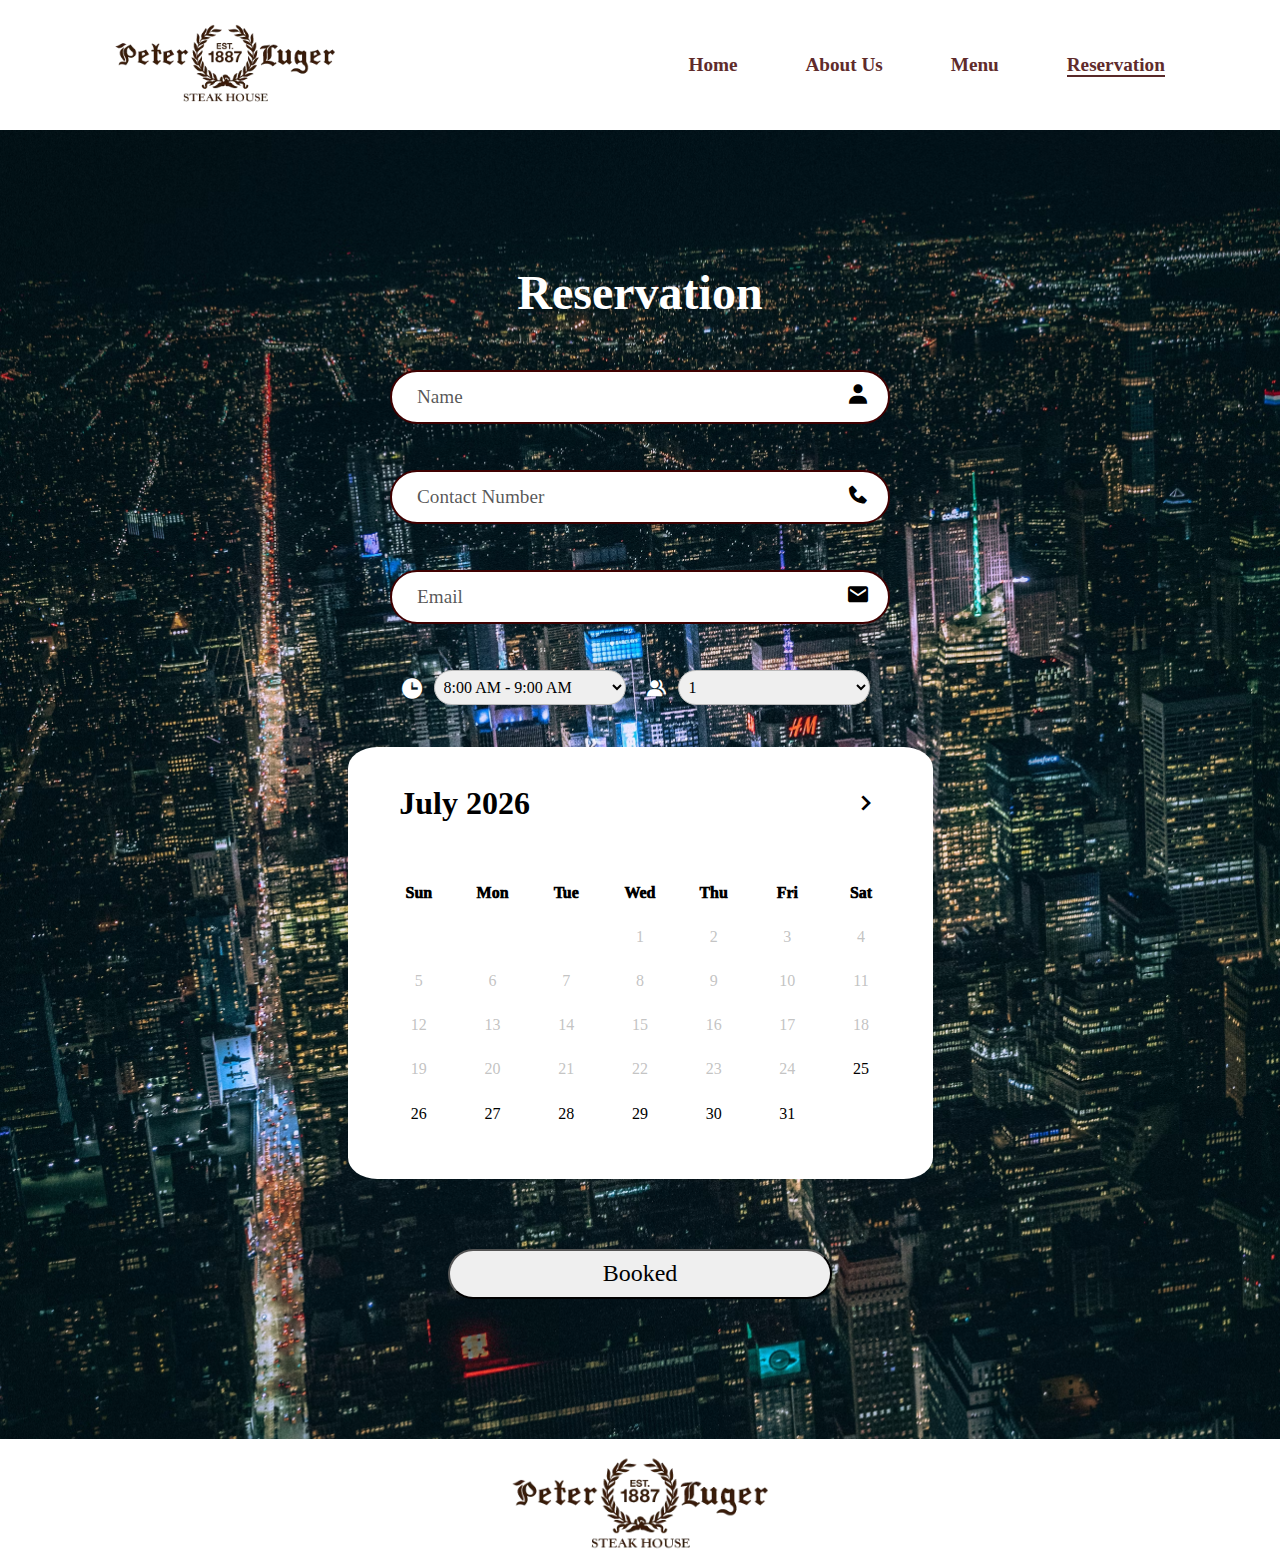
<file: Reservation.html>
<!DOCTYPE html>
<html lang="en">
<head>
    <meta charset="UTF-8">
    <meta name="viewport" content="width=device-width, initial-scale=1.0">
    <title>Steak house</title> 
    <link rel="icon" type="image/png" href="Images/logo.webp">
    <link href="style.css" rel="stylesheet">
    <link href="normalize.css" rel="stylesheet" >
    <link href='https://unpkg.com/boxicons@2.1.4/css/boxicons.min.css' rel='stylesheet'>
    <script src="Reservation.js" defer></script>

    <style>

        body{
            background-image: url(Images/new\ york\ city.avif);
            
            background-repeat: no-repeat;
            background-size: cover;
        }        

        #form-container{
            display: flex;
            flex-direction: column;
            align-items: center;
            justify-content: center;
            background:transparent;
            margin:8% 20% ;
            border-radius: 40px;
           
        }

        #form-box{
            width: 500px;
            
        }

        #form-box h1{
            text-align: center;
            font-size: 3rem;
            color: white;
        }

        #form-box .input-box{
            position: relative;
            width: 100%;
            height: 50px;
            margin: 10% 0;
        }

        .input-box input{
            width: 100%;
            height: 100%;
            
            background-color: white;
            border: none;
            outline: none;
            border: 2px solid rgb(64, 0, 0);
            border-radius: 40px;
            font-size: 1.2rem;
            color: #000000;
            padding: 5%;
            padding-right: 10%;
        }



        .input-box input::placeholder{
            color: rgba(0, 0, 0, 0.676);
        }

        .input-box i{
            position: absolute;
            right: 20px;
            top: 50%;
            transform: translateY(-50%);
            font-size: 1.5rem;
            
        }

        #select-box{

            display: flex;
            flex-direction: row;
            gap: 2%;
            margin: 2%;
        }
        #select-box i{
            margin-top: 1.5%;
            font-size: 1.5rem;
            color: white;
        }
        
        select{
            width: 40%; /* Adjust the width as needed */
            height: 35px;
            padding: 5px;
            border: none;
            outline: none;
            border: 1px solid #bbbbbb;
            border-radius: 40px;
            font-size: 1rem;
            color: rgb(0, 0, 0);
        }

        

        


        /* For reservation calendar */
        #calendar-section{
            
            display: flex;
            align-items: center;
            justify-content: center;
            min-height: 55vh;
            
        }
        .wrapper{
            width: 65vh;
            height: 48vh;
            border-radius: 5%;
            padding: 1%;
            background-color: white;
        }
        .wrapper #head{
            display: flex;
            align-items: center;
            justify-content: space-between;
            margin:2% 8%;
        }
        
        #head .switch-icons i{
           font-size: 2rem;
           
           border-radius: 50%;
           cursor: pointer;
           
        }
        #head .switch-icons i:hover{
            background-color: rgb(216, 216, 216);
        }
        .calendar{
            padding: 5%;
        }
        .calendar ul{
            display: flex;
            list-style: none;
            flex-wrap: wrap;
            text-align: center;
        }
        .days li{
            z-index: 1;
            cursor: pointer;
            margin-top: 5%;

        }
        .inactive{
            color: rgb(180, 180, 180,0.8);
            pointer-events: none;
        }
        .current-active{
            pointer-events: none;
        }
        .weeks li{
            font-weight: 1000;
        }
        .calendar ul li{
            position: relative;
            width: calc(100%/7);
        }
        .calendar .days li::before{
            position: absolute;
            content: "";
            height: 40px;
            width: 40px;
            top: 50%;
            left: 50%;
            z-index: -1;
            border-radius: 50%;
            transform: translate(-50%,-50%);
            
        }
        .days li:hover::before{
            background: #dfdfdf;
            
        }
        .current-active::before{
            background-color:rgb(248, 207, 154);
            z-index: 100;
        }
        .current-active:hover::before {
            background:unset;
        }

        .booked-buttom{
            width: 50%;
            height: 50px;
            margin: 5%;
            border-radius: 40px;
            cursor: pointer;
            font-size: 1.5rem;
        }

        @media (max-width: 426px) {

            #form-container{
            display: flex;
            flex-direction: column;
            align-items: center;
            justify-content: center;
            background:transparent;
            margin:8% 20% ;
            border-radius: 40px;
           
            }

            #form-box{
                width: 380px;
            
            }

            .wrapper{
            width: 55vh;
            height: 50vh;
            
            }

            select{
            
                font-size: 0.8rem;
            }
        }

    </style>
</head>
<body>
    <header>
        <a href="index.html" id="logo">
            <img src="Images/logo.webp" height="110" class="logo">
        </a>

        <input type="checkbox" id="check">
        <label for="check" class = "icons">
            <i class='bx bx-menu' id="menu-icon"></i>
            <i class='bx bx-x' id="close-icon"></i>
        </label>

       <nav>
            <a href="index.html">Home</a>
            <a href="About_Us.html">About Us</a>
            <a href="Menu.html">Menu</a>
            <a href="Reservation.html" class="active">Reservation</a>
        </nav>

    </header>
    <main>
        <section id="form-container">

        
            <section id="form-box">

                <form action="">
                    <h1>Reservation</h1>

                    <div class="input-box">
                        
                        <input type="text" placeholder="Name" required>
                        <i class='bx bxs-user' ></i>
                        
                    </div>

                    <div class="input-box">
                        
                        <input type="number" placeholder="Contact Number" required>
                        <i class='bx bxs-phone'></i>
                        
                    </div>

                    <div class="input-box">
                       
                        <input type="email" placeholder="Email" required>
                        <i class='bx bxs-envelope'></i>
                    </div>

                    <div id="select-box">

                        <i class='bx bxs-time' ></i>
                        <select id="timeSelect">
                            <option value="08:00-09:00">8:00 AM - 9:00 AM</option>
                            <option value="09:00-10:00">9:00 AM - 10:00 AM</option>
                            <option value="10:00-11:00">10:00 AM - 11:00 AM</option>
                            <option value="11:00-12:00">11:00 AM - 12:00 PM</option>
                            <option value="12:00-13:00">12:00 PM - 1:00 PM</option>
                            <option value="13:00-14:00">1:00 PM - 2:00 PM</option>
                            <option value="14:00-15:00">2:00 PM - 3:00 PM</option>
                            <option value="15:00-16:00">3:00 PM - 4:00 PM</option>
                            <option value="16:00-17:00">4:00 PM - 5:00 PM</option>
                            <option value="17:00-18:00">5:00 PM - 6:00 PM</option>
                            <option value="18:00-19:00">6:00 PM - 7:00 PM</option>
                            <option value="19:00-20:00">7:00 PM - 8:00 PM</option>
                            <option value="20:00-21:00">8:00 PM - 9:00 PM</option>   
                          
                          </select>
                          <br>
                        <i class='bx bxs-group' ></i>
                        <select>
                            <option value="1">1</option>
                            <option value="2">2</option>
                            <option value="3">3</option>
                            <option value="4">4</option>
                            <option value="5">5</option>
                            <option value="6">6</option>
                            <option value="7">7</option>
                            <option value="8">8</option>

                        </select>
                        
                    </div>

                    
                </form>
            </section>

            <section id="calendar-section">
                <div class="wrapper">
                    <div id="head">
                        <h1 class="current-date">December 2024</h1>
                        <div class="switch-icons">
                            <i id="prev" class='bx bx-chevron-left'></i>
                            <i id="next" class='bx bx-chevron-right'></i>
                        </div>
                    </div>
                    <div class="calendar">
                        <ul class="weeks">
                            <li>Sun</li>
                            <li>Mon</li>
                            <li>Tue</li>
                            <li>Wed</li>
                            <li>Thu</li>
                            <li>Fri</li>
                            <li>Sat</li>
                        </ul>
                        <ul class="days"></ul>

                    </div>
                </div>

            </section>
            <button type="submit" class="booked-buttom">Booked</button>
        </section>
    </main>
    
    <footer>
        <img src="Images/logo.webp" alt="logo" id="footer-logo">
    </footer>

    <script>
        document.addEventListener('DOMContentLoaded', () => {
            const inputs = document.querySelectorAll('input[type="text"], input[type="email"], input[type="number"], textarea');
    
            inputs.forEach(input => {
                // Save the original placeholder value in a data attribute
                const originalPlaceholder = input.getAttribute('placeholder');
                input.setAttribute('data-placeholder', originalPlaceholder);
    
                // Event listener to remove placeholder on focus
                input.addEventListener('focus', () => {
                    input.setAttribute('placeholder', '');
                });
    
                // Event listener to restore placeholder if the input is empty on blur
                input.addEventListener('blur', () => {
                    if (!input.value) {
                        input.setAttribute('placeholder', input.getAttribute('data-placeholder'));
                    }
                });
            });
        });
    </script>
    
</body>
</html>
</file>
<file: style.css>
body {
    background-color: rgb(246, 238, 228);
    
}

header {
    position: relative;
    width: 100%;
    height: 10%;
    padding: 0.5rem 9%;
    background-color: rgb(255, 255, 255);
    display: flex;
    justify-content: space-between;
    align-items: center;
}

* {
    margin: 0;
    padding: 0;
    box-sizing: border-box;
    text-decoration: none;
}

#logo img {
    display: inline-block;
    
}

#logo:hover {
    transform: scale(1.1);
    transition: transform 0.3s ease;
}

nav a {
    margin-left: 4rem;
    font-size: larger;
    font-weight: 900;
    font-family: 'Times New Roman', Times, serif;
    color: rgb(96, 43, 43);
}

nav a:hover,
.active {
    border-bottom: 2px solid rgb(88, 40, 40);
    transition: border-bottom 0.1s ease;
}

footer {
    background-color: white;
    width: 100%;
}

#footer-logo {
    margin: auto;
    width: 20%;
    display: flex;
    justify-content: center;
}

#check {
    display: none;
}

.icons {
    right: 5%;
    position: absolute;
    font-size: 2.8rem;
    color: rgb(96, 43, 43);
    cursor: pointer;
    display: none;
}

@media (max-width: 426px) {
    header {
        padding: 1.3rem 5%;
        height: 80px;
    }

    #logo img {
        width: 50%;
        height: auto;
    }

    .icons {
        display: inline-flex;
    }

    nav a:hover,
    .active{
        border-bottom:none;
     }

    nav {
        position: absolute;
        top: 100%;
        left: 0;
        width: 100%;
        height: 0;
        background-color: white;
        overflow: hidden;
        transition: height 0.5s ease;
        z-index: 10;
    }

    #check:checked~nav {
        height: 16rem;
    }

    nav a {
        display: block;
        text-align: center;
        font-size: 1.4rem;
        margin: 2rem;
        opacity: 0;
        transform: translateY(-20px);
        transition: opacity 0.5s ease, transform 0.5s ease;
    }

    #check:checked~nav a {
        opacity: 1;
        transform: translateY(0);
    }


    #check:checked~.icons #menu-icon{
        display: none;
     }
    
      .icons #close-icon{
        display: none;
      }
    
      #check:checked~.icons #close-icon{
        display: block;
      }
}
</file>
